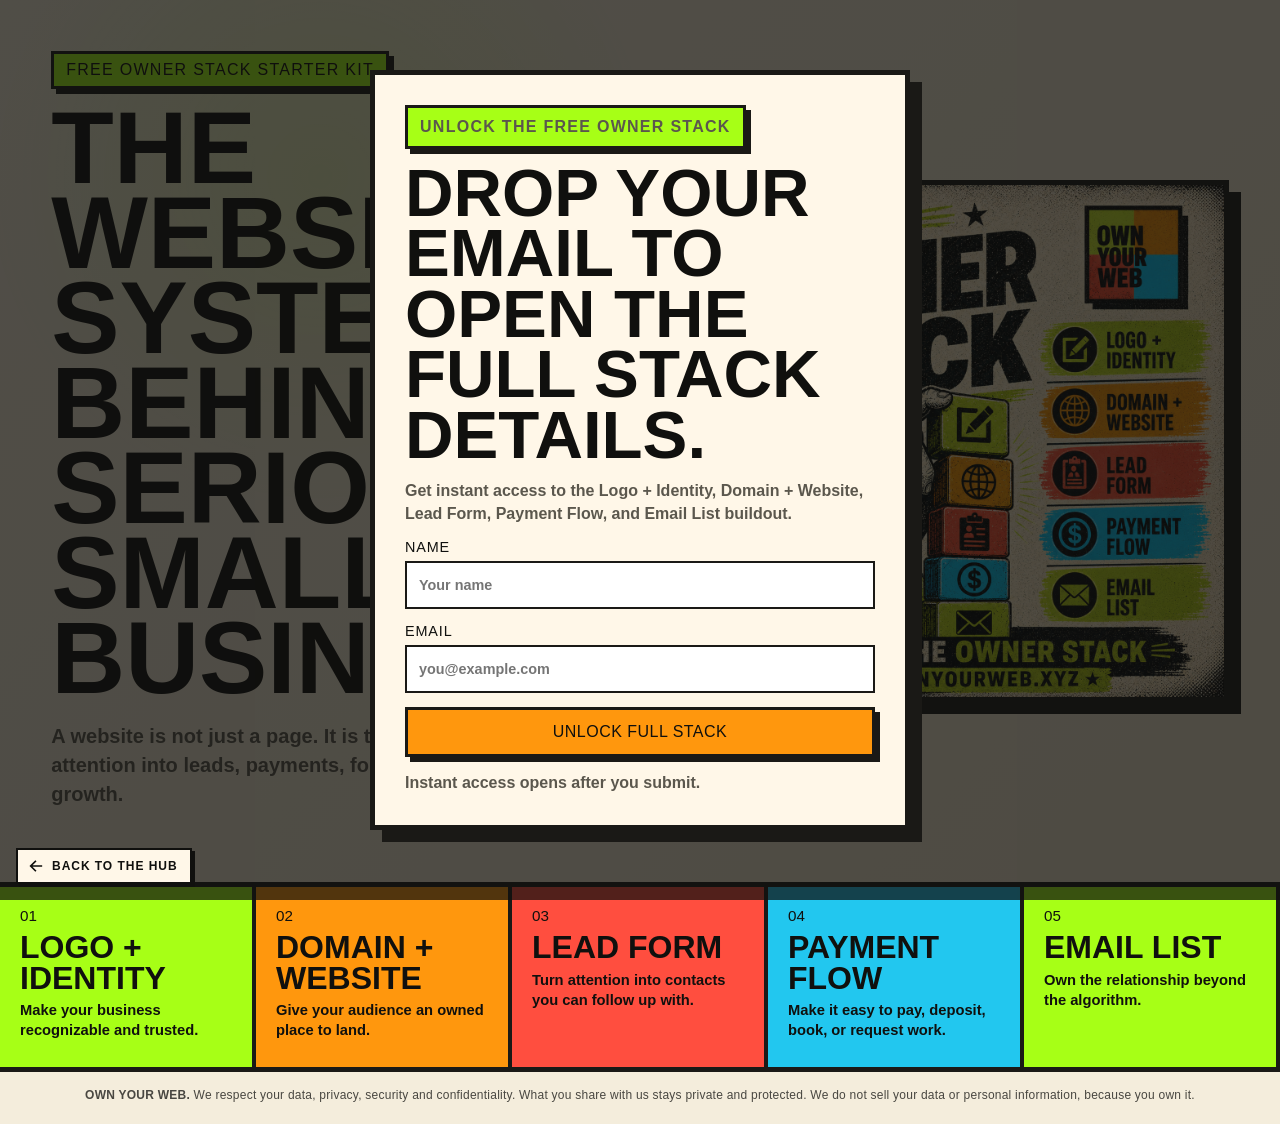
<file: index.html>
<!doctype html>
<html lang="en">
  <head>
    <meta charset="utf-8" />
    <meta name="viewport" content="width=device-width, initial-scale=1" />
    <title>The Owner Stack | OwnYourWeb</title>
    <meta
      name="description"
      content="Unlock The Owner Stack and learn the five pieces every business needs to turn attention into useful infrastructure."
    />
    <link rel="stylesheet" href="./styles.css" />
  </head>
  <body class="is-locked">
    <div id="emailGate" class="email-gate" role="dialog" aria-modal="true" aria-labelledby="gateTitle">
      <form id="leadForm" class="gate-panel" name="owner-stack-access" method="post" data-netlify="true">
        <input type="hidden" name="form-name" value="owner-stack-access" />
        <input type="hidden" name="source" value="Owner Stack Website Gate" />
        <label class="honeypot" aria-hidden="true">
          Website
          <input name="website" tabindex="-1" autocomplete="off" />
        </label>
        <p class="eyebrow">Unlock the free owner stack</p>
        <h2 id="gateTitle">Drop your email to open the full stack details.</h2>
        <p>
          Get instant access to the Logo + Identity, Domain + Website, Lead Form,
          Payment Flow, and Email List buildout.
        </p>
        <label>
          Name
          <input name="name" autocomplete="name" required placeholder="Your name" />
        </label>
        <label>
          Email
          <input name="email" type="email" autocomplete="email" required placeholder="you@example.com" />
        </label>
        <button type="submit">Unlock Full Stack</button>
        <p id="formMessage" class="fine-print" role="status">
          Instant access opens after you submit.
        </p>
      </form>
    </div>

    <main class="page-shell" aria-live="polite">
      <section class="hero">
        <div class="hero-copy">
          <p class="eyebrow">Free Owner Stack Starter Kit</p>
          <h1>The website system behind serious small businesses.</h1>
          <p class="lede">
            A website is not just a page. It is the infrastructure that turns attention into leads,
            payments, follow-up, and repeatable growth.
          </p>
          <div id="unlockBanner" class="unlock-banner" hidden>
            <span>Unlocked</span>
            <p>The full Owner Stack details are open below.</p>
          </div>
        </div>

        <figure class="poster-wrap">
          <img
            src="./assets/owner-stack-cover.png"
            alt="The Owner Stack poster showing logo, domain, lead form, payment flow, and email list blocks."
          />
        </figure>
      </section>

      <section class="stack-strip" aria-label="Owner Stack pieces">
        <article>
          <span>01</span>
          <h2>Logo + Identity</h2>
          <p>Make your business recognizable and trusted.</p>
        </article>
        <article>
          <span>02</span>
          <h2>Domain + Website</h2>
          <p>Give your audience an owned place to land.</p>
        </article>
        <article>
          <span>03</span>
          <h2>Lead Form</h2>
          <p>Turn attention into contacts you can follow up with.</p>
        </article>
        <article>
          <span>04</span>
          <h2>Payment Flow</h2>
          <p>Make it easy to pay, deposit, book, or request work.</p>
        </article>
        <article>
          <span>05</span>
          <h2>Email List</h2>
          <p>Own the relationship beyond the algorithm.</p>
        </article>
      </section>

      <section id="stackDetails" class="stack-details" tabindex="-1">
        <div class="section-head">
          <p class="eyebrow">Full Stack Details</p>
          <h2>Build the five pieces in the right order.</h2>
          <p>
            The goal is simple: stop sending attention into random inboxes and dead links.
            Build a system that captures, sells, and follows up every time.
          </p>
        </div>

        <div class="detail-grid">
          <article class="detail-card accent-lime">
            <span>01</span>
            <h3>Logo + Identity</h3>
            <p class="detail-lede">Your first trust signal.</p>
            <ul>
              <li>Clean logo that reads fast on phone screens.</li>
              <li>Two to four brand colors that stay consistent everywhere.</li>
              <li>Simple type system for flyers, website, invoices, and posts.</li>
            </ul>
            <strong>Build next: one primary logo, one icon mark, one brand sheet.</strong>
          </article>

          <article class="detail-card accent-orange">
            <span>02</span>
            <h3>Domain + Website</h3>
            <p class="detail-lede">Your owned home base.</p>
            <ul>
              <li>Short domain people can remember, say, and type.</li>
              <li>Homepage that says what you do, who it is for, and what to do next.</li>
              <li>Service page or offer block that turns interest into action.</li>
            </ul>
            <strong>Build next: domain, homepage, offer section, contact route.</strong>
          </article>

          <article class="detail-card accent-red">
            <span>03</span>
            <h3>Lead Form</h3>
            <p class="detail-lede">The bridge from viewer to prospect.</p>
            <ul>
              <li>Ask for only what you need: name, email, and one intent question.</li>
              <li>Send every lead into one place so follow-up is never lost.</li>
              <li>Trigger a thank-you message or next-step email immediately.</li>
            </ul>
            <strong>Build next: embedded form, lead storage, confirmation message.</strong>
          </article>

          <article class="detail-card accent-blue">
            <span>04</span>
            <h3>Payment Flow</h3>
            <p class="detail-lede">The path from yes to paid.</p>
            <ul>
              <li>Payment link for deposits, consults, products, or starter offers.</li>
              <li>Clear receipt and onboarding instructions after payment.</li>
              <li>One simple checkout route before building complicated systems.</li>
            </ul>
            <strong>Build next: payment link, checkout page, post-payment email.</strong>
          </article>

          <article class="detail-card accent-lime">
            <span>05</span>
            <h3>Email List</h3>
            <p class="detail-lede">The relationship you own.</p>
            <ul>
              <li>Welcome email that reminds people why they signed up.</li>
              <li>Weekly value email that builds trust before the sale.</li>
              <li>Offer email that moves warm attention into a real next step.</li>
            </ul>
            <strong>Build next: welcome email, tags, first 3-message sequence.</strong>
          </article>
        </div>
      </section>

      <section class="audit-section">
        <div class="section-head">
          <p class="eyebrow">Owner Stack Audit</p>
          <h2>Check what is missing right now.</h2>
        </div>
        <div class="audit-list">
          <label><input type="checkbox" /> My brand looks consistent across website, social, and payments.</label>
          <label><input type="checkbox" /> My domain is easy to remember and points to the right website.</label>
          <label><input type="checkbox" /> My homepage makes the offer clear within five seconds.</label>
          <label><input type="checkbox" /> My lead form captures contacts into one list or CRM.</label>
          <label><input type="checkbox" /> My payment flow can collect money without a manual back-and-forth.</label>
          <label><input type="checkbox" /> My email list has a welcome message and follow-up sequence.</label>
        </div>
      </section>

      <section class="launch-plan">
        <div class="section-head">
          <p class="eyebrow">7-Day Build Path</p>
          <h2>Move from scattered links to owned infrastructure.</h2>
        </div>
        <ol>
          <li><span>Day 1</span> Pick the offer and the one action visitors should take.</li>
          <li><span>Day 2</span> Lock the domain, logo, colors, and simple brand rules.</li>
          <li><span>Day 3</span> Build the homepage with a clear headline, proof, and CTA.</li>
          <li><span>Day 4</span> Add the lead form and connect submissions to your list.</li>
          <li><span>Day 5</span> Add a payment link or checkout route for the starter offer.</li>
          <li><span>Day 6</span> Write the welcome email and first follow-up message.</li>
          <li><span>Day 7</span> Test the whole path from visitor to lead to paid customer.</li>
        </ol>
      </section>

      <section class="cta-band">
        <p class="eyebrow">OwnYourWeb</p>
        <h2>Need the stack built instead of just planned?</h2>
        <p>
          Start with the essentials: identity, domain, website, lead capture, payments,
          and follow-up infrastructure.
        </p>
        <a href="https://ownyourweb.xyz">Start My Owner Stack</a>
      </section>
    </main>

    <script src="./script.js?v=supabase-20260522"></script>
  
<p class="oyw-data-note" style="margin:0;padding:14px 20px 20px;text-align:center;font-size:12px;line-height:1.5;letter-spacing:.02em;opacity:.75;color:inherit;font-family:inherit"><strong>OWN YOUR WEB.</strong> We respect your data, privacy, security and confidentiality. What you share with us stays private and protected. We do not sell your data or personal information, because you own it.</p>
<script src="hub-nav.js" defer data-bg="#FFF7E8" data-ink="#10100E" data-accent="#A7FF16" data-accent-ink="#10100E" data-icon="#10100E" data-font="Arial,Helvetica,sans-serif"></script>
</body>
</html>
</file>
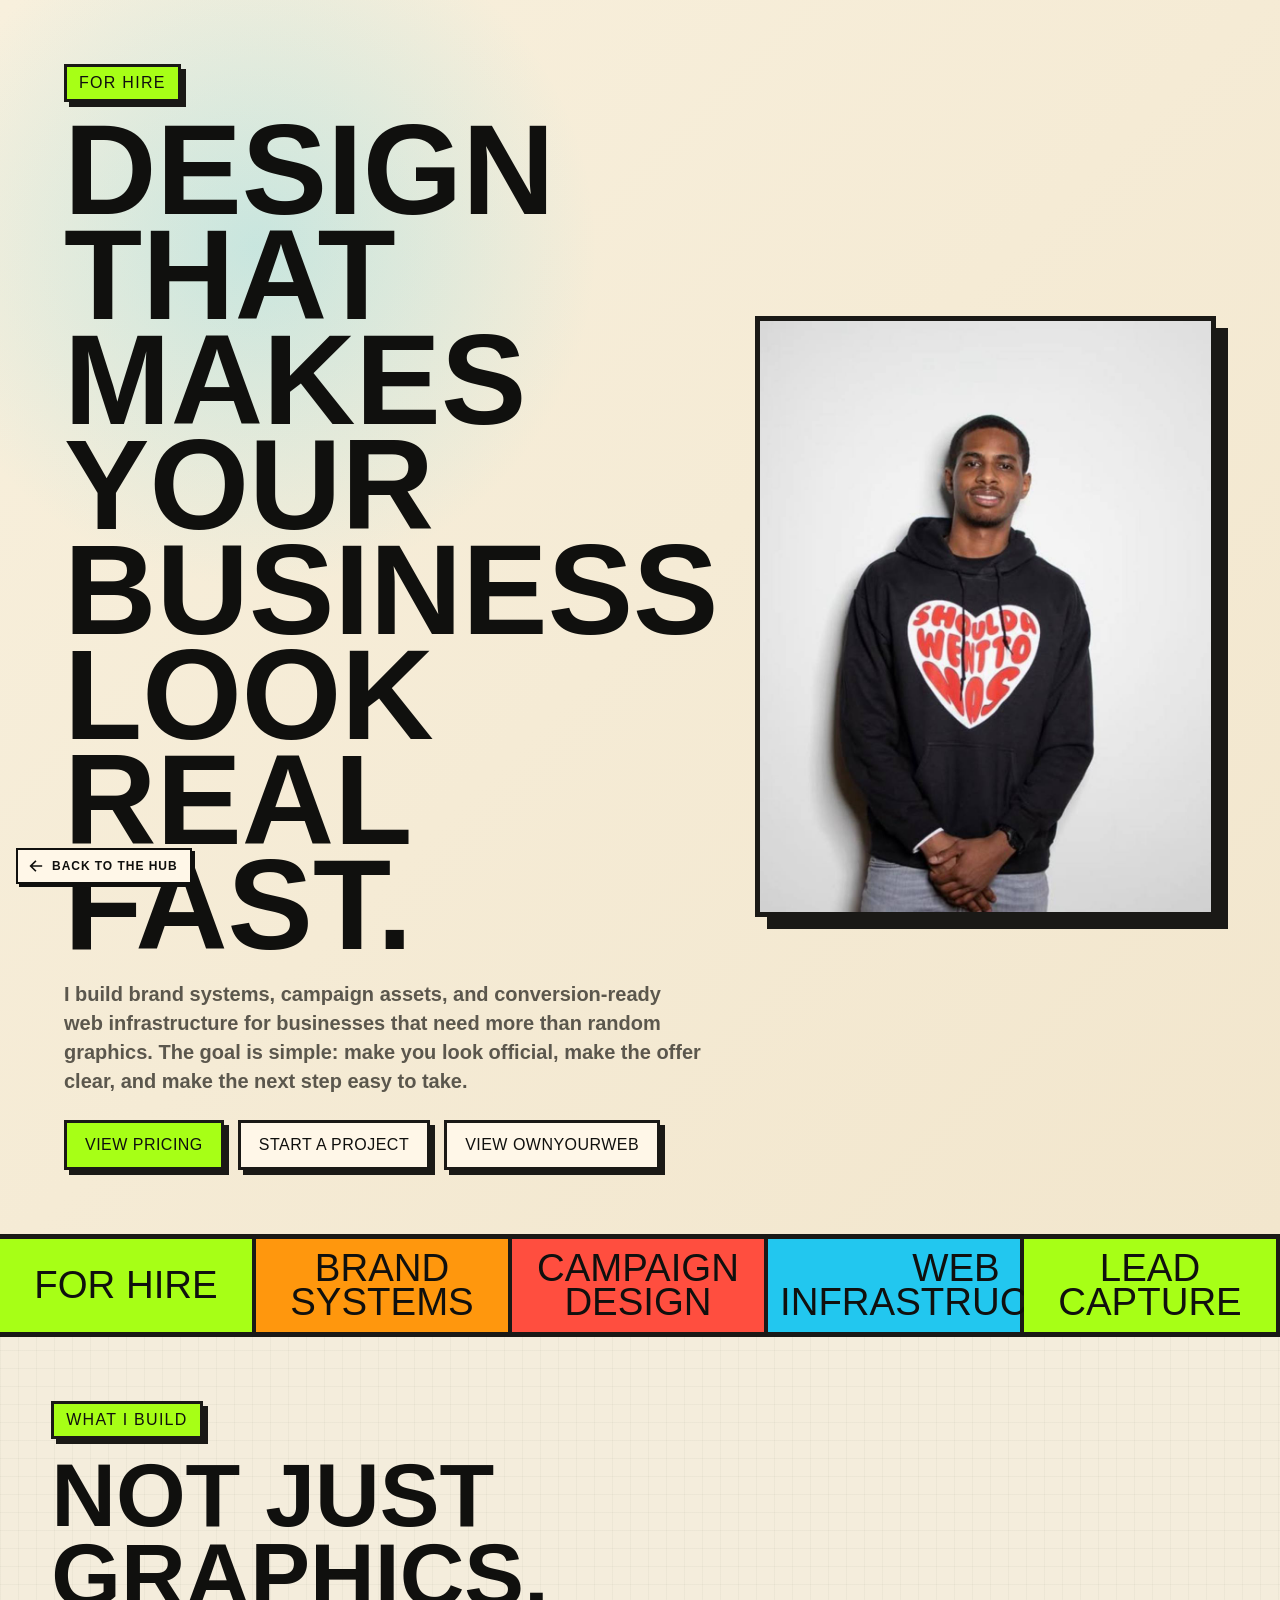
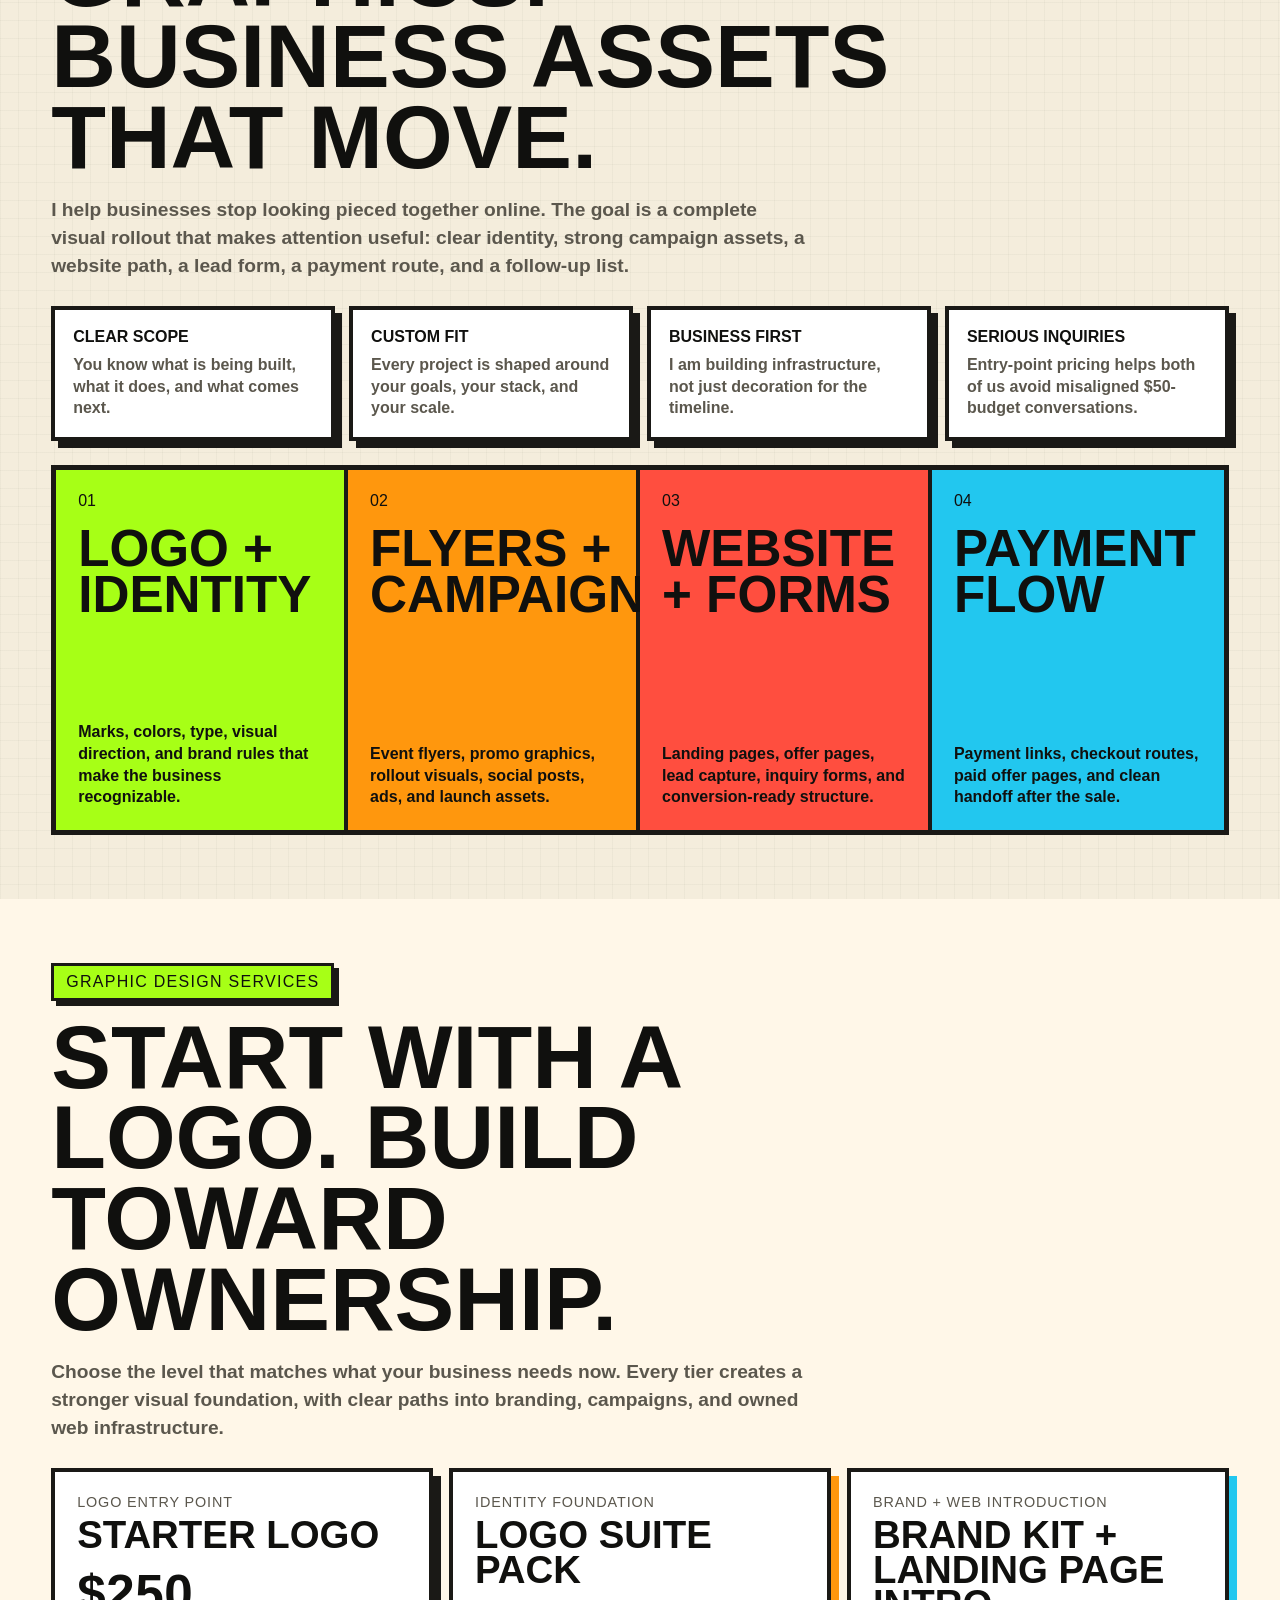
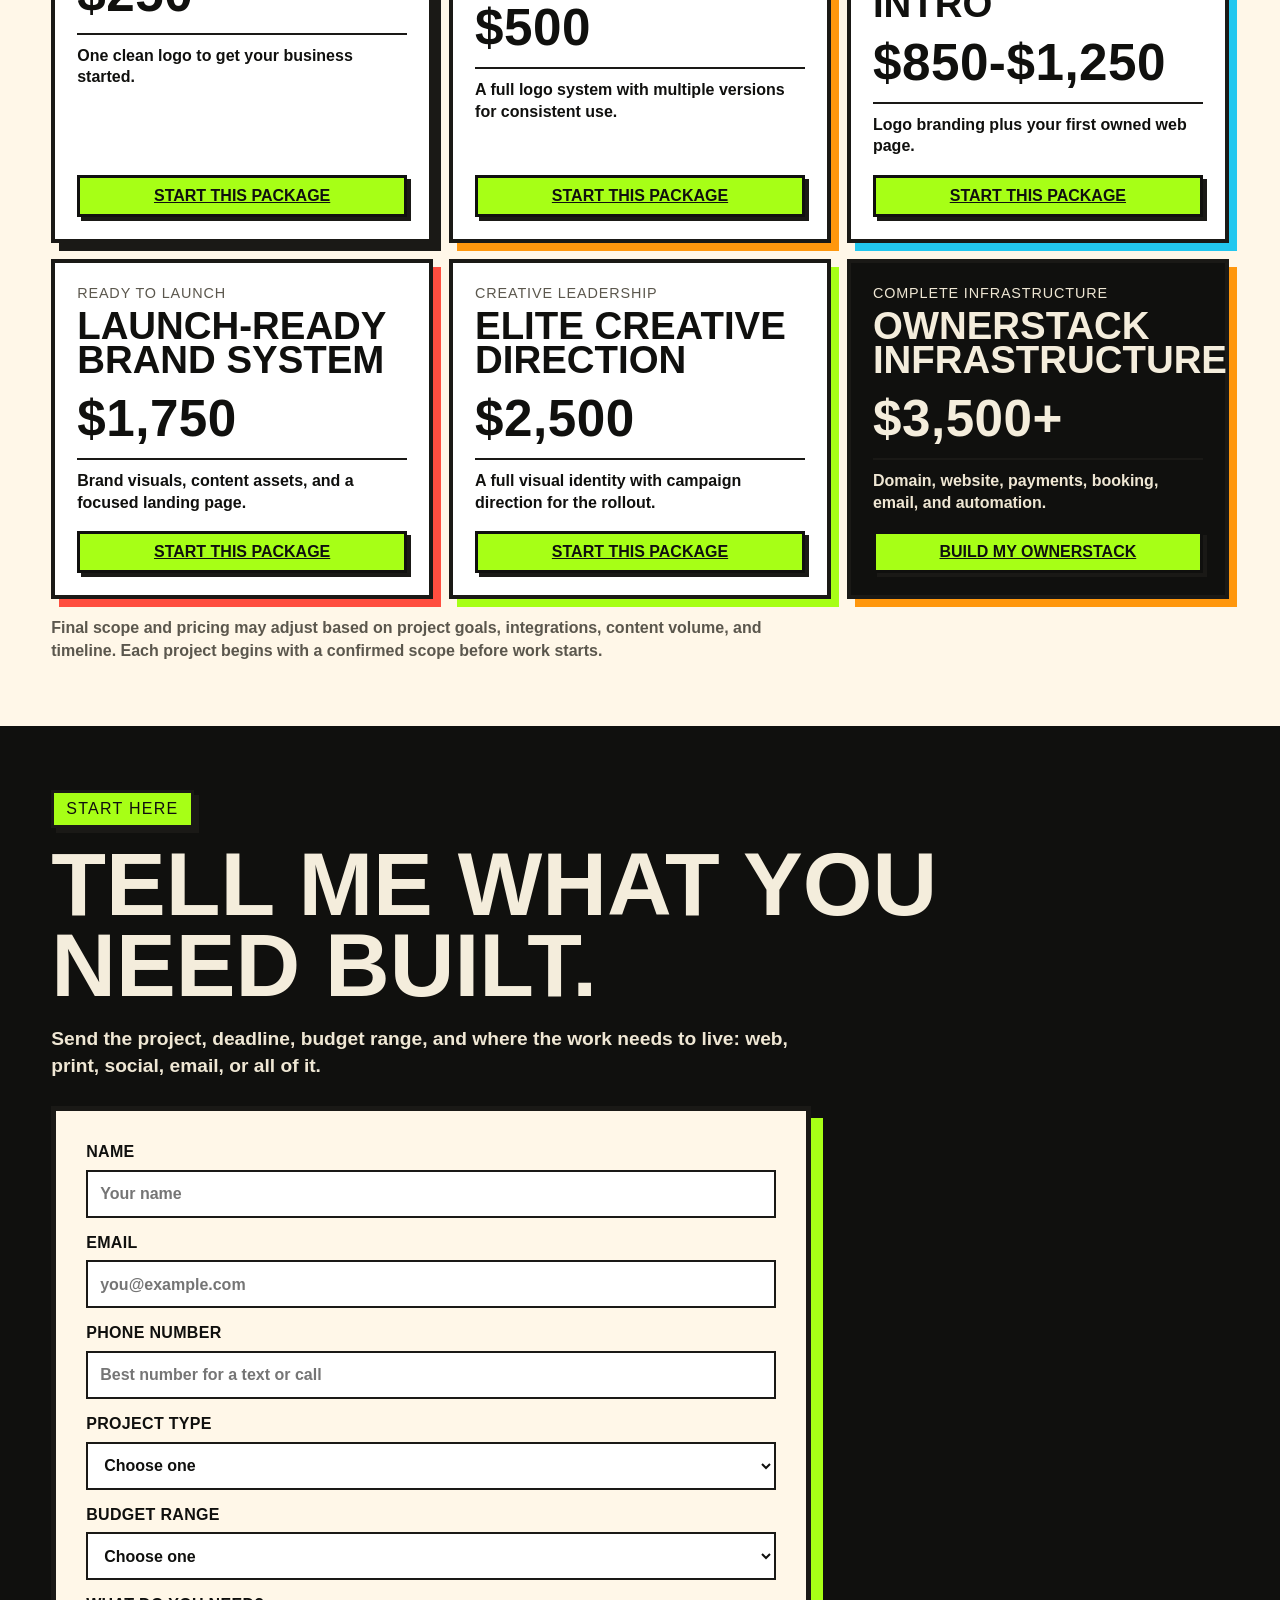
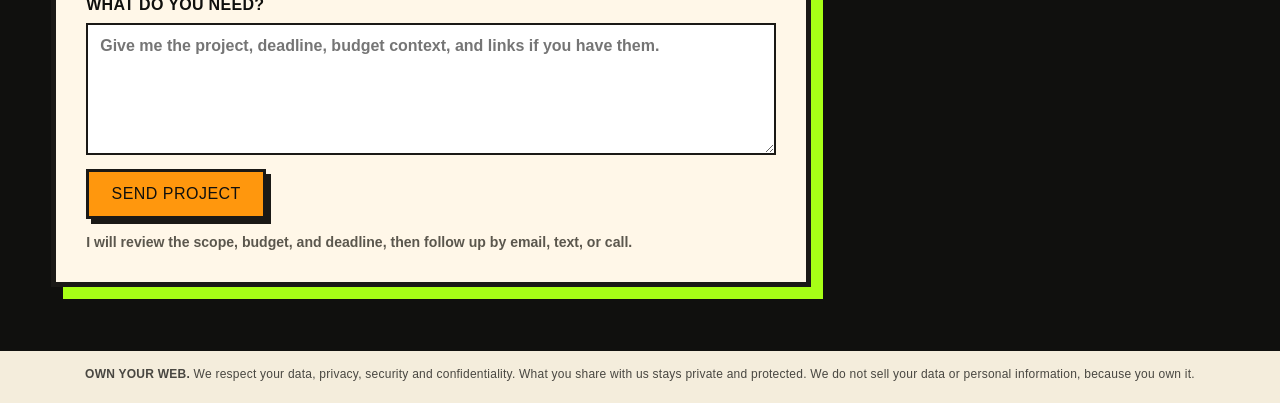
<file: for-hire.html>
<!doctype html>
<html lang="en">
  <head>
    <meta charset="utf-8" />
    <meta name="viewport" content="width=device-width, initial-scale=1" />
    <title>For Hire | OwnYourWeb</title>
    <meta
      name="description"
      content="Hire a designer to build the visual system, campaign assets, and web infrastructure your business needs to look real and collect leads."
    />
    <link rel="stylesheet" href="./styles.css" />
  </head>
  <body class="for-hire-page">
    <main class="for-hire-shell">
      <section class="for-hire-hero">
        <div class="for-hire-copy">
          <p class="eyebrow">For Hire</p>
          <h1>Design that makes your business look real fast.</h1>
          <p class="lede">
            I build brand systems, campaign assets, and conversion-ready web infrastructure for businesses that need more than random graphics. The goal is simple: make you look official, make the offer clear, and make the next step easy to take.
          </p>
          <div class="hire-actions" aria-label="For hire actions">
            <a class="button-link button-lime" href="#pricing">View Pricing</a>
            <a class="button-link button-paper" href="#hireForm">Start a Project</a>
            <a class="button-link button-paper" href="https://ownyourweb.xyz">View OwnYourWeb</a>
          </div>
        </div>

        <figure class="hire-poster">
          <img
            src="./assets/hire-me-avatar.jpg"
            alt="Portrait avatar of Nasirr for the HIRE ME page."
          />
        </figure>
      </section>

      <section class="hire-marquee" aria-label="Designer availability">
        <span>For Hire</span>
        <span>Brand Systems</span>
        <span>Campaign Design</span>
        <span>Web Infrastructure</span>
        <span>Lead Capture</span>
      </section>

      <section class="hire-proof">
        <div class="section-head">
          <p class="eyebrow">What I Build</p>
          <h2>Not just graphics. Business assets that move.</h2>
          <p>
            I help businesses stop looking pieced together online. The goal is a complete
            visual rollout that makes attention useful: clear identity, strong campaign assets,
            a website path, a lead form, a payment route, and a follow-up list.
          </p>
        </div>

        <div class="trust-strip" aria-label="Trust signals">
          <article>
            <strong>Clear Scope</strong>
            <p>You know what is being built, what it does, and what comes next.</p>
          </article>
          <article>
            <strong>Custom Fit</strong>
            <p>Every project is shaped around your goals, your stack, and your scale.</p>
          </article>
          <article>
            <strong>Business First</strong>
            <p>I am building infrastructure, not just decoration for the timeline.</p>
          </article>
          <article>
            <strong>Serious Inquiries</strong>
            <p>Entry-point pricing helps both of us avoid misaligned $50-budget conversations.</p>
          </article>
        </div>

        <div class="hire-grid">
          <article class="hire-card accent-lime">
            <span>01</span>
            <h3>Logo + Identity</h3>
            <p>Marks, colors, type, visual direction, and brand rules that make the business recognizable.</p>
          </article>
          <article class="hire-card accent-orange">
            <span>02</span>
            <h3>Flyers + Campaigns</h3>
            <p>Event flyers, promo graphics, rollout visuals, social posts, ads, and launch assets.</p>
          </article>
          <article class="hire-card accent-red">
            <span>03</span>
            <h3>Website + Forms</h3>
            <p>Landing pages, offer pages, lead capture, inquiry forms, and conversion-ready structure.</p>
          </article>
          <article class="hire-card accent-blue">
            <span>04</span>
            <h3>Payment Flow</h3>
            <p>Payment links, checkout routes, paid offer pages, and clean handoff after the sale.</p>
          </article>
        </div>
      </section>


      <section class="hire-packages" id="pricing">
        <div class="section-head">
          <p class="eyebrow">Graphic Design Services</p>
          <h2>Start with a logo. Build toward ownership.</h2>
          <p>
            Choose the level that matches what your business needs now. Every tier creates a stronger visual foundation, with clear paths into branding, campaigns, and owned web infrastructure.
          </p>
        </div>

        <div class="package-grid package-grid-official">
          <article>
            <span class="package-kicker">Logo Entry Point</span>
            <h3>Starter Logo</h3>
            <strong class="package-price">$250</strong>
            <p class="package-note">One clean logo to get your business started.</p>
            <a class="package-link" href="#hireForm">Start this package</a>
          </article>

          <article>
            <span class="package-kicker">Identity Foundation</span>
            <h3>Logo Suite Pack</h3>
            <strong class="package-price">$500</strong>
            <p class="package-note">A full logo system with multiple versions for consistent use.</p>
            <a class="package-link" href="#hireForm">Start this package</a>
          </article>

          <article>
            <span class="package-kicker">Brand + Web Introduction</span>
            <h3>Brand Kit + Landing Page Intro</h3>
            <strong class="package-price">$850-$1,250</strong>
            <p class="package-note">Logo branding plus your first owned web page.</p>
            <a class="package-link" href="#hireForm">Start this package</a>
          </article>

          <article>
            <span class="package-kicker">Ready to Launch</span>
            <h3>Launch-Ready Brand System</h3>
            <strong class="package-price">$1,750</strong>
            <p class="package-note">Brand visuals, content assets, and a focused landing page.</p>
            <a class="package-link" href="#hireForm">Start this package</a>
          </article>

          <article>
            <span class="package-kicker">Creative Leadership</span>
            <h3>Elite Creative Direction</h3>
            <strong class="package-price">$2,500</strong>
            <p class="package-note">A full visual identity with campaign direction for the rollout.</p>
            <a class="package-link" href="#hireForm">Start this package</a>
          </article>

          <article>
            <span class="package-kicker">Complete Infrastructure</span>
            <h3>OwnerStack Infrastructure</h3>
            <strong class="package-price">$3,500+</strong>
            <p class="package-note">Domain, website, payments, booking, email, and automation.</p>
            <a class="package-link" href="#hireForm">Build my OwnerStack</a>
          </article>
        </div>
        <p class="packages-disclaimer">Final scope and pricing may adjust based on project goals, integrations, content volume, and timeline. Each project begins with a confirmed scope before work starts.</p>
      </section>

      <section class="hire-form-section" id="hireForm">
        <div class="section-head">
          <p class="eyebrow">Start Here</p>
          <h2>Tell me what you need built.</h2>
          <p>Send the project, deadline, budget range, and where the work needs to live: web, print, social, email, or all of it.</p>
        </div>

        <form id="forHireForm" class="hire-form" method="post">
          <input type="hidden" name="source" value="For Hire Landing Page" />
          <label class="honeypot" aria-hidden="true">
            Website
            <input name="website" tabindex="-1" autocomplete="off" />
          </label>
          <label>
            Name
            <input name="name" autocomplete="name" required placeholder="Your name" />
          </label>
          <label>
            Email
            <input name="email" type="email" autocomplete="email" required placeholder="you@example.com" />
          </label>
          <label>
            Phone Number
            <input name="phone" type="tel" autocomplete="tel" inputmode="tel" required placeholder="Best number for a text or call" />
          </label>
          <label>
            Project Type
            <select name="projectType" required>
              <option value="">Choose one</option>
              <option>Starter Logo - $250</option>
              <option>Logo Suite Pack - $500</option>
              <option>Brand Kit + Landing Page Intro - $850-$1,250</option>
              <option>Launch-Ready Brand System - $1,750</option>
              <option>Elite Creative Direction - $2,500</option>
              <option>OwnerStack Infrastructure - $3,500+</option>
              <option>Custom Graphic Design Project</option>
            </select>
          </label>
          <label>
            Budget Range
            <select name="budgetRange" required>
              <option value="">Choose one</option>
              <option>$250-$499</option>
              <option>$500-$849</option>
              <option>$850-$1,249</option>
              <option>$1,250-$1,749</option>
              <option>$1,750-$2,499</option>
              <option>$2,500-$3,499</option>
              <option>$3,500+</option>
            </select>
          </label>
          <label>
            What do you need?
            <textarea name="projectDetails" rows="5" required placeholder="Give me the project, deadline, budget context, and links if you have them."></textarea>
          </label>
          <button type="submit">Send Project</button>
          <p id="forHireMessage" class="fine-print" role="status">I will review the scope, budget, and deadline, then follow up by email, text, or call.</p>
        </form>
      </section>
    </main>

    <script src="./for-hire.js?v=20260522"></script>
  
<p class="oyw-data-note" style="margin:0;padding:14px 20px 20px;text-align:center;font-size:12px;line-height:1.5;letter-spacing:.02em;opacity:.75;color:inherit;font-family:inherit"><strong>OWN YOUR WEB.</strong> We respect your data, privacy, security and confidentiality. What you share with us stays private and protected. We do not sell your data or personal information, because you own it.</p>
<script src="hub-nav.js" defer data-bg="#FFF7E8" data-ink="#10100E" data-accent="#A7FF16" data-accent-ink="#10100E" data-icon="#10100E" data-font="Arial,Helvetica,sans-serif"></script>
</body>
</html>
</file>
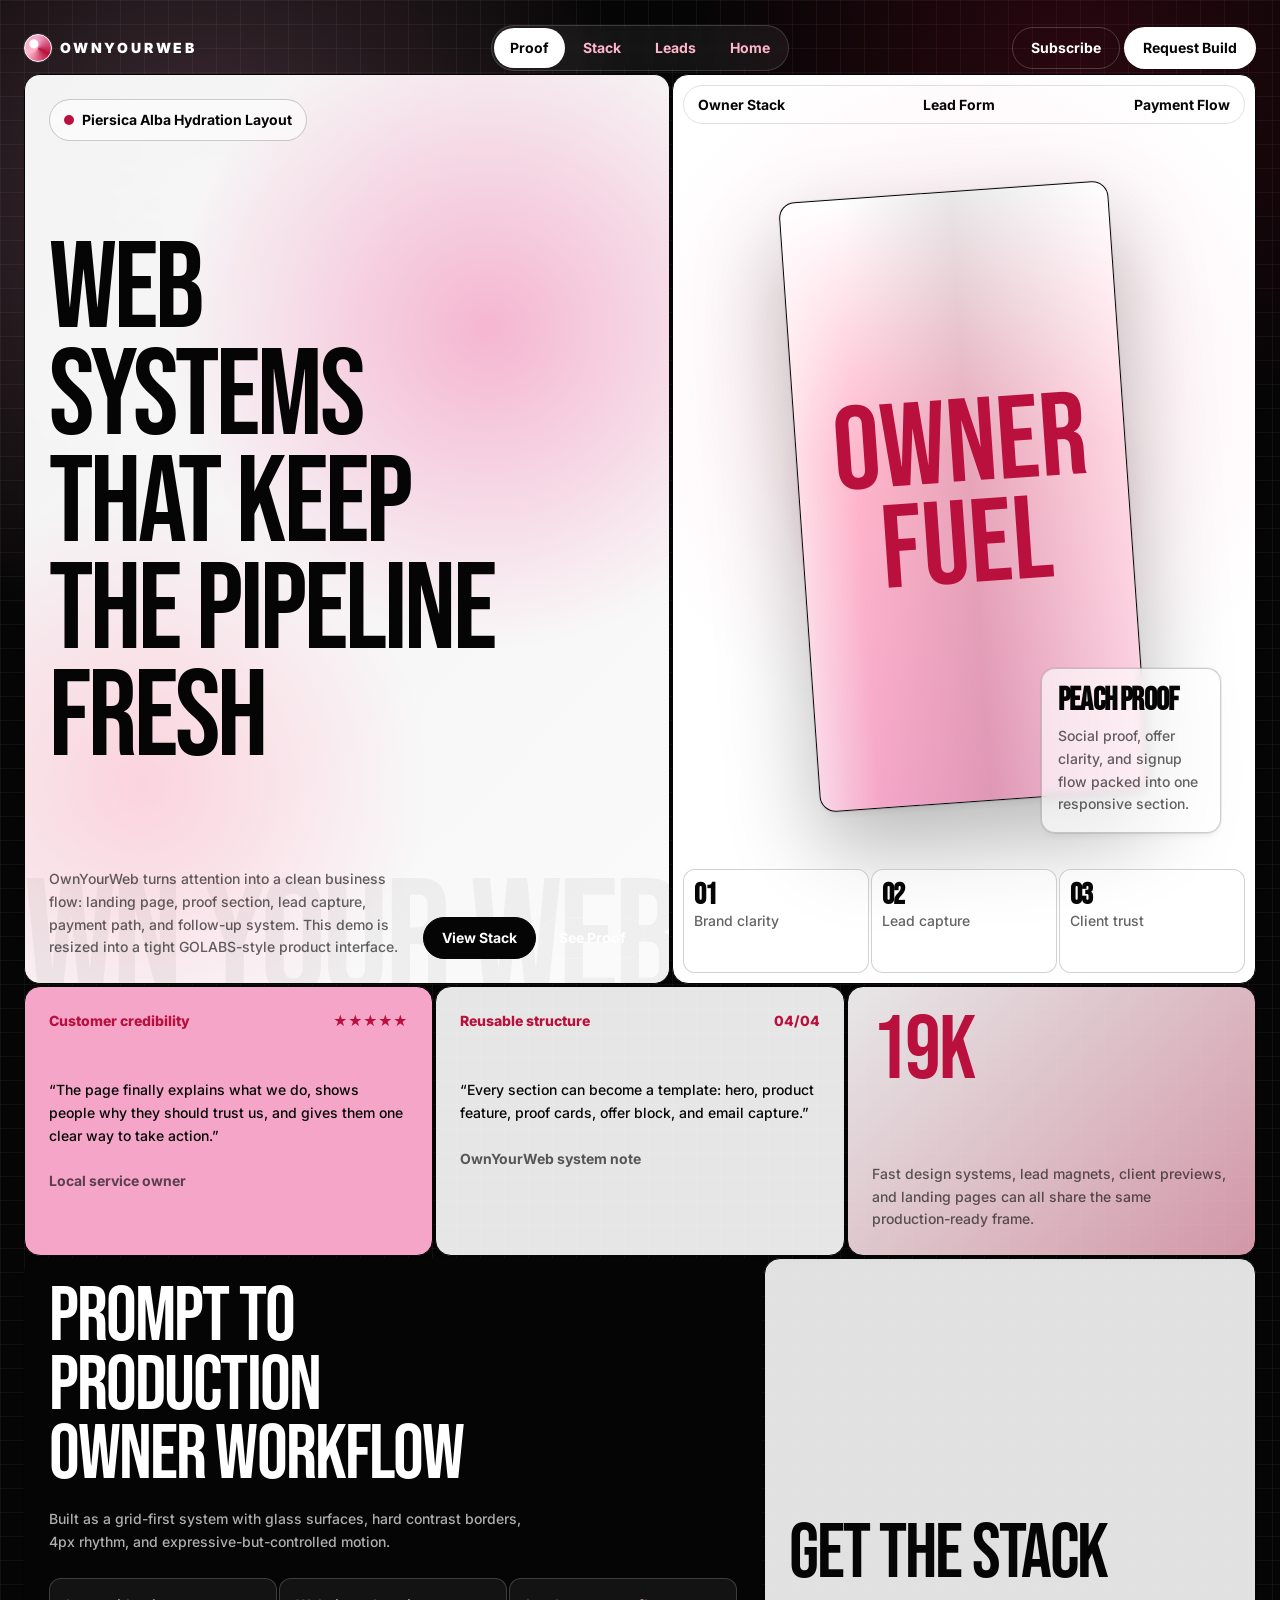
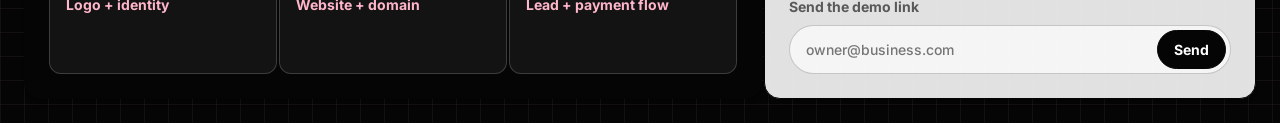
<file: ownyourweb-neuform-demo.html>
<!doctype html>
<html lang="en">
<head>
  <meta charset="utf-8">
  <meta name="viewport" content="width=device-width, initial-scale=1">
  <title>OwnYourWeb - GOLABS Style Demo</title>
  <meta name="description" content="OwnYourWeb demo resized into a GOLABS-inspired testimonial and product interface system.">
  <link rel="preconnect" href="https://fonts.googleapis.com">
  <link rel="preconnect" href="https://fonts.gstatic.com" crossorigin>
  <link href="https://fonts.googleapis.com/css2?family=Bebas+Neue&family=Inter:wght@500;600;700;800;900&display=swap" rel="stylesheet">
  <style>
    :root {
      --primary: #f5a6c8;
      --secondary: #b9103d;
      --tertiary: #ffb6cb;
      --neutral: #050505;
      --surface: #ffffff;
      --ink: #050505;
      --line: #050505;
      --muted: rgba(5, 5, 5, .62);
      --soft: rgba(255, 182, 203, .28);
      --radius-sm: 6px;
      --radius-md: 12px;
      --radius-lg: 16px;
      --radius-full: 9999px;
      --shadow-a: rgba(0, 0, 0, .1) 0 2px 3px -1px, rgba(25, 28, 33, .08) 0 0 0 1px;
      --shadow-b: rgba(0, 0, 0, .06) 0 0 0 1px, rgba(0, 0, 0, .06) 0 1px 1px -.5px, rgba(0, 0, 0, .06) 0 6px 6px -3px;
      --unit: 4px;
    }

    * {
      box-sizing: border-box;
    }

    html {
      background: var(--neutral);
      color: var(--surface);
      font-family: Inter, system-ui, sans-serif;
      scroll-behavior: smooth;
    }

    body {
      min-height: 100vh;
      margin: 0;
      background:
        radial-gradient(circle at 16% 12%, rgba(245, 166, 200, .26), transparent 28rem),
        radial-gradient(circle at 84% 4%, rgba(185, 16, 61, .2), transparent 24rem),
        linear-gradient(rgba(255, 182, 203, .06) 1px, transparent 1px),
        linear-gradient(90deg, rgba(255, 182, 203, .06) 1px, transparent 1px),
        var(--neutral);
      background-size: auto, auto, 24px 24px, 24px 24px, auto;
      overflow-x: hidden;
    }

    a {
      color: inherit;
      text-decoration: none;
    }

    button,
    input {
      font: inherit;
    }

    .page {
      width: min(100%, 1440px);
      margin: 0 auto;
      padding: 24px;
    }

    .topbar {
      display: grid;
      grid-template-columns: 1fr auto 1fr;
      align-items: center;
      gap: 8px;
      min-height: 48px;
      margin-bottom: 2px;
      color: var(--tertiary);
      font-size: 14px;
      font-weight: 700;
      line-height: 20px;
    }

    .brand {
      justify-self: start;
      display: inline-flex;
      align-items: center;
      gap: 8px;
      color: var(--surface);
      text-transform: uppercase;
      letter-spacing: .2em;
      font-weight: 900;
    }

    .brand-mark {
      width: 28px;
      height: 28px;
      border: 1.33px solid var(--surface);
      border-radius: 9999px;
      background:
        radial-gradient(circle at 34% 34%, var(--surface) 0 4px, transparent 5px),
        conic-gradient(var(--primary), var(--secondary), var(--tertiary), var(--primary));
      box-shadow: 0 0 0 1px rgba(255, 255, 255, .08);
    }

    .nav {
      display: flex;
      justify-content: center;
      gap: 2px;
      padding: 2px;
      border: 1px solid rgba(255, 255, 255, .16);
      border-radius: 9999px;
      background: rgba(255, 255, 255, .06);
      backdrop-filter: blur(4px);
    }

    .nav a {
      padding: 10px 16px;
      border-radius: 9999px;
      color: var(--tertiary);
      transition: color 150ms ease, background 150ms ease;
    }

    .nav a:first-child,
    .nav a:hover {
      background: var(--surface);
      color: var(--ink);
    }

    .top-actions {
      justify-self: end;
      display: flex;
      gap: 4px;
    }

    .btn {
      display: inline-flex;
      align-items: center;
      justify-content: center;
      min-height: 42px;
      padding: 10px 18px;
      border-radius: 9999px;
      border: 1px solid rgba(255, 255, 255, .2);
      color: var(--surface);
      font-size: 14px;
      font-weight: 700;
      line-height: 20px;
      transition: opacity 150ms ease, color 150ms ease, transform 300ms cubic-bezier(.4, 0, .2, 1);
    }

    .btn.dark {
      border-color: var(--neutral);
      background: var(--neutral);
      color: var(--surface);
    }

    .btn.light {
      background: var(--surface);
      color: var(--ink);
    }

    .btn:hover {
      transform: translateY(-1px);
      opacity: .86;
    }

    .grid {
      display: grid;
      grid-template-columns: 1.05fr .95fr;
      gap: 2px;
    }

    .panel {
      position: relative;
      overflow: hidden;
      border: 1.33px solid var(--line);
      border-radius: 16px;
      background: rgba(255, 255, 255, .92);
      color: var(--ink);
      box-shadow: var(--shadow-a);
      isolation: isolate;
    }

    .panel.glass {
      background: rgba(255, 255, 255, .82);
      backdrop-filter: blur(4px);
    }

    .hero {
      min-height: calc(100vh - 98px);
      display: grid;
      grid-template-rows: auto 1fr auto;
      padding: 24px;
    }

    .hero::before {
      content: "";
      position: absolute;
      inset: 0;
      background:
        radial-gradient(circle at 72% 28%, rgba(245, 166, 200, .8), transparent 20rem),
        radial-gradient(circle at 18% 78%, rgba(255, 182, 203, .55), transparent 18rem),
        linear-gradient(135deg, rgba(255, 255, 255, .72), rgba(255, 255, 255, .9));
      z-index: -2;
    }

    .hero::after {
      content: "OWN YOUR WEB";
      position: absolute;
      right: -8px;
      bottom: -28px;
      color: rgba(5, 5, 5, .045);
      font-family: "Bebas Neue", sans-serif;
      font-size: clamp(92px, 13vw, 188px);
      line-height: .8;
      letter-spacing: -.025em;
      white-space: nowrap;
      z-index: -1;
    }

    .kicker {
      display: inline-flex;
      align-items: center;
      gap: 8px;
      width: max-content;
      padding: 10px 14px;
      border: 1px solid rgba(5, 5, 5, .2);
      border-radius: 9999px;
      background: rgba(255, 255, 255, .54);
      font-size: 14px;
      font-weight: 700;
      line-height: 20px;
    }

    .kicker::before {
      content: "";
      width: 10px;
      height: 10px;
      border-radius: 9999px;
      background: var(--secondary);
    }

    h1,
    h2,
    .stat-value {
      margin: 0;
      font-family: "Bebas Neue", Impact, sans-serif;
      font-weight: 400;
      letter-spacing: -.025em;
      text-transform: uppercase;
    }

    h1 {
      max-width: 9.8ch;
      margin-top: 96px;
      font-size: clamp(60px, 9.5vw, 156px);
      line-height: .88;
    }

    .hero-copy {
      align-self: end;
      display: grid;
      grid-template-columns: minmax(260px, 460px) auto;
      align-items: end;
      gap: 24px;
      margin-top: 96px;
    }

    .hero-copy p {
      margin: 0;
      color: var(--muted);
      font-size: 14px;
      font-weight: 500;
      line-height: 22.75px;
    }

    .button-row {
      display: flex;
      justify-content: flex-end;
      gap: 4px;
    }

    .product-panel {
      min-height: calc(100vh - 98px);
      display: grid;
      grid-template-rows: auto 1fr auto;
      gap: 8px;
      padding: 10px;
      background:
        radial-gradient(circle at 50% 35%, rgba(255, 182, 203, .32), transparent 22rem),
        var(--surface);
    }

    .product-nav {
      display: flex;
      justify-content: space-between;
      align-items: center;
      gap: 8px;
      padding: 10px 14px;
      border: 1px solid rgba(5, 5, 5, .12);
      border-radius: 9999px;
      color: var(--ink);
      font-size: 14px;
      font-weight: 700;
    }

    .can-wrap {
      position: relative;
      min-height: 500px;
      display: grid;
      place-items: center;
    }

    .halo {
      position: absolute;
      width: min(72%, 430px);
      aspect-ratio: 1;
      border-radius: 9999px;
      background: radial-gradient(circle, var(--primary), transparent 64%);
      filter: blur(2px);
      opacity: .9;
    }

    .can {
      position: relative;
      width: min(64%, 330px);
      aspect-ratio: 1 / 1.85;
      border: 1.33px solid var(--line);
      border-radius: 16px;
      background:
        linear-gradient(90deg, rgba(255,255,255,.55), transparent 18%, rgba(0,0,0,.09) 52%, rgba(255,255,255,.45)),
        linear-gradient(180deg, var(--surface), var(--tertiary) 42%, var(--primary));
      box-shadow: var(--shadow-b), 0 42px 90px rgba(5, 5, 5, .28);
      transform: rotate(-4deg);
      display: grid;
      place-items: center;
      animation: canFloat 700ms ease alternate infinite;
    }

    .can span {
      display: block;
      color: var(--secondary);
      font-family: "Bebas Neue", sans-serif;
      font-size: clamp(64px, 10vw, 118px);
      line-height: .86;
      text-align: center;
      text-transform: uppercase;
    }

    .flavor {
      position: absolute;
      right: 24px;
      bottom: 28px;
      max-width: 180px;
      padding: 16px;
      border: 1px solid rgba(5,5,5,.2);
      border-radius: 14px;
      background: rgba(255,255,255,.65);
      backdrop-filter: blur(4px);
      box-shadow: var(--shadow-b);
    }

    .flavor strong {
      display: block;
      margin-bottom: 8px;
      font-family: "Bebas Neue", sans-serif;
      font-size: 32px;
      line-height: 1;
      letter-spacing: -.025em;
      text-transform: uppercase;
    }

    .flavor p {
      margin: 0;
      color: var(--muted);
      font-size: 14px;
      font-weight: 500;
      line-height: 22.75px;
    }

    .thumbs {
      display: grid;
      grid-template-columns: repeat(3, 1fr);
      gap: 2px;
    }

    .thumb {
      min-height: 104px;
      padding: 10px;
      border: 1px solid rgba(5,5,5,.18);
      border-radius: 12px;
      background: rgba(255,255,255,.54);
      backdrop-filter: blur(2px);
    }

    .thumb strong {
      display: block;
      font-family: "Bebas Neue", sans-serif;
      font-size: 30px;
      line-height: 1;
      letter-spacing: -.025em;
      text-transform: uppercase;
    }

    .thumb span {
      color: var(--muted);
      font-size: 14px;
      font-weight: 500;
      line-height: 20px;
    }

    .social-proof {
      display: grid;
      grid-template-columns: 1fr 1fr 1fr;
      gap: 2px;
      margin-top: 2px;
    }

    .quote-card,
    .stat-card {
      min-height: 270px;
      padding: 24px;
      border: 1.33px solid var(--line);
      border-radius: 16px;
      background: rgba(255, 255, 255, .9);
      color: var(--ink);
      box-shadow: var(--shadow-b);
    }

    .quote-card.featured {
      background: var(--primary);
    }

    .quote-top {
      display: flex;
      justify-content: space-between;
      gap: 12px;
      margin-bottom: 48px;
      color: var(--secondary);
      font-size: 14px;
      font-weight: 800;
      line-height: 20px;
    }

    blockquote {
      margin: 0;
      color: var(--ink);
      font-size: 14px;
      font-weight: 500;
      line-height: 22.75px;
    }

    .quote-name {
      margin-top: 24px;
      color: rgba(5,5,5,.64);
      font-size: 14px;
      font-weight: 700;
      line-height: 20px;
    }

    .stat-card {
      display: grid;
      align-content: space-between;
      background:
        linear-gradient(135deg, rgba(255,255,255,.9), rgba(255,182,203,.82));
    }

    .stat-value {
      color: var(--secondary);
      font-size: clamp(60px, 7vw, 118px);
      line-height: .9;
    }

    .stat-card p {
      margin: 0;
      color: var(--muted);
      font-size: 14px;
      font-weight: 500;
      line-height: 22.75px;
    }

    .bottom-strip {
      display: grid;
      grid-template-columns: 1.2fr .8fr;
      gap: 2px;
      margin-top: 2px;
    }

    .strip-panel {
      min-height: 220px;
      padding: 24px;
      border: 1.33px solid var(--line);
      border-radius: 16px;
      background: rgba(255,255,255,.88);
      color: var(--ink);
      box-shadow: var(--shadow-b);
    }

    .strip-panel.dark {
      background: var(--neutral);
      color: var(--surface);
    }

    .strip-panel h2 {
      max-width: 14ch;
      font-size: clamp(48px, 6vw, 92px);
      line-height: .9;
    }

    .strip-panel p {
      max-width: 54ch;
      margin: 18px 0 0;
      color: rgba(255,255,255,.68);
      font-size: 14px;
      font-weight: 500;
      line-height: 22.75px;
    }

    .steps {
      display: grid;
      grid-template-columns: repeat(3, 1fr);
      gap: 2px;
      margin-top: 24px;
    }

    .step {
      min-height: 96px;
      padding: 16px;
      border: 1px solid rgba(255,255,255,.18);
      border-radius: 12px;
      background: rgba(255,255,255,.06);
      color: var(--tertiary);
      font-size: 14px;
      font-weight: 700;
      line-height: 20px;
    }

    .email-box {
      display: grid;
      align-content: end;
      gap: 8px;
    }

    .email-box label {
      color: var(--muted);
      font-size: 14px;
      font-weight: 700;
      line-height: 20px;
    }

    .email-row {
      display: flex;
      gap: 4px;
      padding: 4px;
      border: 1px solid rgba(5,5,5,.2);
      border-radius: 9999px;
      background: rgba(255,255,255,.68);
    }

    .email-row input {
      flex: 1;
      min-width: 0;
      border: 0;
      outline: 0;
      padding: 0 12px;
      background: transparent;
      color: var(--ink);
      font-size: 14px;
      font-weight: 500;
    }

    .email-row button {
      border: 1px solid var(--neutral);
      border-radius: 9999px;
      background: var(--neutral);
      color: var(--surface);
      padding: 10px 16px;
      cursor: pointer;
      font-size: 14px;
      font-weight: 700;
    }

    @keyframes canFloat {
      from { transform: rotate(-4deg) translateY(0); }
      to { transform: rotate(-3deg) translateY(-8px); }
    }

    @media (max-width: 980px) {
      .page {
        padding: 12px;
      }

      .topbar,
      .grid,
      .social-proof,
      .bottom-strip {
        grid-template-columns: 1fr;
      }

      .topbar {
        justify-items: stretch;
      }

      .brand,
      .top-actions {
        justify-self: stretch;
      }

      .top-actions {
        justify-content: stretch;
      }

      .top-actions .btn {
        flex: 1;
      }

      .nav {
        order: 3;
        overflow-x: auto;
        justify-content: flex-start;
      }

      .hero,
      .product-panel {
        min-height: auto;
      }

      h1 {
        margin-top: 96px;
      }

      .hero-copy {
        grid-template-columns: 1fr;
      }

      .button-row {
        justify-content: flex-start;
      }
    }

    @media (max-width: 560px) {
      .page {
        padding: 8px;
      }

      .hero,
      .product-panel,
      .quote-card,
      .stat-card,
      .strip-panel {
        padding: 16px;
        border-radius: 12px;
      }

      .product-panel {
        padding: 10px;
      }

      h1 {
        font-size: 64px;
        line-height: .9;
      }

      .hero-copy {
        margin-top: 48px;
      }

      .can-wrap {
        min-height: 430px;
      }

      .can {
        width: min(72%, 260px);
      }

      .flavor {
        position: relative;
        right: auto;
        bottom: auto;
        max-width: none;
        margin-top: -40px;
      }

      .thumbs,
      .steps {
        grid-template-columns: 1fr;
      }

      .email-row {
        flex-direction: column;
        border-radius: 16px;
      }

      .email-row input {
        min-height: 42px;
      }
    }
  </style>
</head>
<body>
  <main class="page">
    <header class="topbar">
      <a class="brand" href="https://ownyourweb.xyz/">
        <span class="brand-mark" aria-hidden="true"></span>
        OwnYourWeb
      </a>
      <nav class="nav" aria-label="Demo navigation">
        <a href="#proof">Proof</a>
        <a href="#stack">Stack</a>
        <a href="#lead">Leads</a>
        <a href="https://ownyourweb.xyz/">Home</a>
      </nav>
      <div class="top-actions">
        <a class="btn" href="#lead">Subscribe</a>
        <a class="btn light" href="https://ownyourweb.xyz/">Request Build</a>
      </div>
    </header>

    <section class="grid" aria-label="OwnYourWeb hero">
      <article class="panel glass hero">
        <span class="kicker">Piersica Alba Hydration Layout</span>
        <h1>Web systems that keep the pipeline fresh</h1>
        <div class="hero-copy">
          <p>OwnYourWeb turns attention into a clean business flow: landing page, proof section, lead capture, payment path, and follow-up system. This demo is resized into a tight GOLABS-style product interface.</p>
          <div class="button-row">
            <a class="btn dark" href="#stack">View Stack</a>
            <a class="btn" href="#proof">See Proof</a>
          </div>
        </div>
      </article>

      <article class="panel product-panel" aria-label="Product visual">
        <div class="product-nav">
          <span>Owner Stack</span>
          <span>Lead Form</span>
          <span>Payment Flow</span>
        </div>
        <div class="can-wrap">
          <div class="halo" aria-hidden="true"></div>
          <div class="can" aria-hidden="true">
            <span>Owner<br>Fuel</span>
          </div>
          <div class="flavor">
            <strong>Peach proof</strong>
            <p>Social proof, offer clarity, and signup flow packed into one responsive section.</p>
          </div>
        </div>
        <div class="thumbs">
          <div class="thumb"><strong>01</strong><span>Brand clarity</span></div>
          <div class="thumb"><strong>02</strong><span>Lead capture</span></div>
          <div class="thumb"><strong>03</strong><span>Client trust</span></div>
        </div>
      </article>
    </section>

    <section id="proof" class="social-proof" aria-label="Social proof">
      <article class="quote-card featured">
        <div class="quote-top"><span>Customer credibility</span><span>★★★★★</span></div>
        <blockquote>“The page finally explains what we do, shows people why they should trust us, and gives them one clear way to take action.”</blockquote>
        <div class="quote-name">Local service owner</div>
      </article>
      <article class="quote-card">
        <div class="quote-top"><span>Reusable structure</span><span>04/04</span></div>
        <blockquote>“Every section can become a template: hero, product feature, proof cards, offer block, and email capture.”</blockquote>
        <div class="quote-name">OwnYourWeb system note</div>
      </article>
      <article class="stat-card">
        <div class="stat-value">19K</div>
        <p>Fast design systems, lead magnets, client previews, and landing pages can all share the same production-ready frame.</p>
      </article>
    </section>

    <section id="stack" class="bottom-strip" aria-label="Owner Stack breakdown">
      <article class="strip-panel dark">
        <h2>Prompt to production owner workflow</h2>
        <p>Built as a grid-first system with glass surfaces, hard contrast borders, 4px rhythm, and expressive-but-controlled motion.</p>
        <div class="steps">
          <div class="step">Logo + identity</div>
          <div class="step">Website + domain</div>
          <div class="step">Lead + payment flow</div>
        </div>
      </article>
      <article id="lead" class="strip-panel email-box">
        <h2>Get the stack</h2>
        <label for="email">Send the demo link</label>
        <div class="email-row">
          <input id="email" type="email" placeholder="owner@business.com">
          <button type="button">Send</button>
        </div>
      </article>
    </section>
  </main>
</body>
</html>
</file>
<file: styles.css>
:root {
  --ink: #10100e;
  --muted: #5b574d;
  --paper: #f4eddc;
  --paper-strong: #fff7e8;
  --lime: #a7ff16;
  --orange: #ff970d;
  --red: #ff4e3f;
  --blue: #22c7ef;
  --line: #1a1916;
}

* {
  box-sizing: border-box;
}

html {
  scroll-behavior: smooth;
}

body {
  margin: 0;
  background: var(--paper);
  color: var(--ink);
  font-family: Impact, Haettenschweiler, "Arial Narrow Bold", sans-serif;
}

body.is-locked {
  overflow: hidden;
}

button,
input,
select,
textarea {
  font: inherit;
}

button,
.cta-band a,
.button-link {
  min-height: 50px;
  display: inline-flex;
  align-items: center;
  justify-content: center;
  border: 3px solid var(--line);
  background: var(--orange);
  color: var(--ink);
  box-shadow: 5px 5px 0 var(--line);
  cursor: pointer;
  text-transform: uppercase;
  text-decoration: none;
  letter-spacing: 0.03em;
}

button:hover,
.cta-band a:hover,
.button-link:hover {
  transform: translate(2px, 2px);
  box-shadow: 3px 3px 0 var(--line);
}

input,
select,
textarea {
  width: 100%;
  min-height: 48px;
  border: 2px solid var(--line);
  border-radius: 0;
  background: #fff;
  color: var(--ink);
  padding: 10px 12px;
  font-family: Arial, Helvetica, sans-serif;
  font-weight: 800;
}

textarea {
  resize: vertical;
  line-height: 1.35;
}

input[type="checkbox"] {
  width: 22px;
  height: 22px;
  min-height: auto;
  accent-color: var(--lime);
}

.page-shell {
  min-height: 100vh;
}

.is-locked .stack-details,
.is-locked .audit-section,
.is-locked .launch-plan,
.is-locked .cta-band {
  display: none;
}

.email-gate {
  position: fixed;
  inset: 0;
  z-index: 20;
  display: grid;
  place-items: center;
  padding: 18px;
  background: rgba(16, 16, 14, 0.72);
}

.email-gate[hidden] {
  display: none;
}

.gate-panel {
  width: min(100%, 540px);
  max-height: calc(100vh - 36px);
  overflow: auto;
  padding: clamp(18px, 4vw, 30px);
  background: var(--paper-strong);
  border: 5px solid var(--line);
  box-shadow: 12px 12px 0 var(--line);
  display: grid;
  gap: 14px;
}

.gate-panel h2 {
  margin: 0;
  font-size: clamp(2rem, 7vw, 4.2rem);
  line-height: 0.9;
  text-transform: uppercase;
  letter-spacing: 0;
}

.gate-panel p {
  margin: 0;
  color: var(--muted);
  font-family: Arial, Helvetica, sans-serif;
  font-size: 1rem;
  line-height: 1.45;
  font-weight: 800;
}

.gate-panel label {
  display: grid;
  gap: 6px;
  font-size: 0.9rem;
  letter-spacing: 0.06em;
  text-transform: uppercase;
}

.honeypot {
  position: absolute;
  left: -10000px;
  width: 1px;
  height: 1px;
  overflow: hidden;
}

.hero {
  display: grid;
  grid-template-columns: minmax(0, 0.95fr) minmax(320px, 0.82fr);
  gap: clamp(24px, 4vw, 56px);
  align-items: center;
  padding: clamp(22px, 4vw, 56px);
  min-height: 92vh;
  background:
    radial-gradient(circle at 25% 20%, rgba(167, 255, 22, 0.16), transparent 28%),
    linear-gradient(135deg, #f8f0dd 0%, #f2e6cd 100%);
}

.hero-copy {
  max-width: 720px;
}

.eyebrow {
  width: fit-content;
  margin: 0 0 16px;
  padding: 7px 12px;
  background: var(--lime);
  border: 3px solid var(--line);
  box-shadow: 5px 5px 0 var(--line);
  letter-spacing: 0.08em;
  text-transform: uppercase;
  font-size: clamp(0.8rem, 2vw, 1rem);
}

h1 {
  margin: 0;
  max-width: 800px;
  font-size: clamp(3rem, 8vw, 7.2rem);
  line-height: 0.83;
  letter-spacing: 0;
  text-transform: uppercase;
}

.lede {
  max-width: 660px;
  margin: 22px 0;
  color: var(--muted);
  font-family: Arial, Helvetica, sans-serif;
  font-size: clamp(1rem, 2.5vw, 1.25rem);
  line-height: 1.45;
  font-weight: 800;
}

.unlock-banner {
  width: fit-content;
  max-width: 100%;
  margin-top: 22px;
  padding: 14px 16px;
  background: var(--paper-strong);
  border: 3px solid var(--line);
  box-shadow: 7px 7px 0 var(--line);
}

.unlock-banner span {
  display: block;
  margin-bottom: 4px;
  color: var(--lime);
  text-transform: uppercase;
  letter-spacing: 0.08em;
  text-shadow: 2px 2px 0 var(--line);
}

.unlock-banner p,
.fine-print {
  margin: 0;
  color: var(--muted);
  font-family: Arial, Helvetica, sans-serif;
  font-size: 0.88rem;
  line-height: 1.4;
  font-weight: 800;
}

.poster-wrap {
  margin: 0;
}

.poster-wrap img {
  display: block;
  width: 100%;
  max-height: 82vh;
  object-fit: contain;
  border: 5px solid var(--line);
  box-shadow: 12px 12px 0 var(--line);
  background: var(--paper);
}

.stack-strip {
  display: grid;
  grid-template-columns: repeat(5, minmax(0, 1fr));
  gap: 0;
  border-top: 5px solid var(--line);
  border-bottom: 5px solid var(--line);
}

.stack-strip article {
  min-height: 180px;
  padding: 20px;
  border-right: 4px solid var(--line);
}

.stack-strip article:nth-child(1),
.stack-strip article:nth-child(5) {
  background: var(--lime);
}

.stack-strip article:nth-child(2) {
  background: var(--orange);
}

.stack-strip article:nth-child(3) {
  background: var(--red);
}

.stack-strip article:nth-child(4) {
  background: var(--blue);
}

.stack-strip span {
  display: block;
  margin-bottom: 8px;
  font-size: 0.95rem;
}

.stack-strip h2 {
  margin: 0 0 8px;
  font-size: clamp(1.35rem, 2.5vw, 2rem);
  line-height: 0.95;
  text-transform: uppercase;
}

.stack-strip p {
  margin: 0;
  font-family: Arial, Helvetica, sans-serif;
  font-size: 0.92rem;
  line-height: 1.35;
  font-weight: 800;
}

.stack-details,
.audit-section,
.launch-plan,
.cta-band {
  padding: clamp(30px, 5vw, 68px) clamp(20px, 4vw, 56px);
}

.stack-details:focus {
  outline: none;
}

.section-head {
  max-width: 900px;
  margin-bottom: 26px;
}

.section-head h2,
.cta-band h2 {
  margin: 0;
  font-size: clamp(2.4rem, 7vw, 6rem);
  line-height: 0.9;
  text-transform: uppercase;
  letter-spacing: 0;
}

.section-head p:not(.eyebrow),
.cta-band p {
  max-width: 760px;
  color: var(--muted);
  font-family: Arial, Helvetica, sans-serif;
  font-size: clamp(1rem, 2.3vw, 1.2rem);
  line-height: 1.45;
  font-weight: 800;
}

.detail-grid {
  display: grid;
  grid-template-columns: repeat(5, minmax(220px, 1fr));
  border: 5px solid var(--line);
}

.detail-card {
  min-height: 520px;
  padding: 22px;
  border-right: 4px solid var(--line);
  display: flex;
  flex-direction: column;
  gap: 14px;
}

.detail-card:last-child {
  border-right: 0;
}

.detail-card span {
  font-size: 1rem;
}

.detail-card h3 {
  margin: 0;
  font-size: clamp(2rem, 3vw, 3rem);
  line-height: 0.9;
  text-transform: uppercase;
}

.detail-card p,
.detail-card li,
.detail-card strong,
.audit-list label,
.launch-plan li {
  font-family: Arial, Helvetica, sans-serif;
  font-weight: 900;
}

.detail-lede {
  margin: 0;
  color: var(--line);
  font-size: 1rem;
}

.detail-card ul {
  margin: 0;
  padding-left: 18px;
}

.detail-card li {
  margin: 0 0 10px;
  line-height: 1.35;
}

.detail-card strong {
  margin-top: auto;
  line-height: 1.35;
}

.accent-lime {
  background: var(--lime);
}

.accent-orange {
  background: var(--orange);
}

.accent-red {
  background: var(--red);
}

.accent-blue {
  background: var(--blue);
}

.audit-section {
  background: var(--paper-strong);
  border-top: 5px solid var(--line);
  border-bottom: 5px solid var(--line);
}

.audit-list {
  display: grid;
  grid-template-columns: repeat(2, minmax(0, 1fr));
  gap: 14px;
}

.audit-list label {
  display: grid;
  grid-template-columns: 24px 1fr;
  gap: 12px;
  align-items: start;
  padding: 16px;
  background: #fff;
  border: 3px solid var(--line);
  box-shadow: 5px 5px 0 var(--line);
  line-height: 1.35;
}

.launch-plan {
  background: var(--paper);
}

.launch-plan ol {
  display: grid;
  grid-template-columns: repeat(7, minmax(0, 1fr));
  margin: 0;
  padding: 0;
  list-style: none;
  border: 5px solid var(--line);
}

.launch-plan li {
  min-width: 0;
  min-height: 230px;
  padding: 18px;
  border-right: 4px solid var(--line);
  background: var(--paper-strong);
  line-height: 1.35;
}

.launch-plan li:nth-child(2n) {
  background: var(--blue);
}

.launch-plan li:nth-child(3n) {
  background: var(--orange);
}

.launch-plan li:last-child {
  border-right: 0;
  background: var(--lime);
}

.launch-plan span {
  display: block;
  margin-bottom: 12px;
  font-family: Impact, Haettenschweiler, "Arial Narrow Bold", sans-serif;
  font-size: 1.45rem;
  text-transform: uppercase;
}

.cta-band {
  background: var(--ink);
  color: var(--paper);
}

.cta-band .eyebrow {
  color: var(--ink);
}

.cta-band p {
  color: #efe7d4;
}

.cta-band a {
  width: fit-content;
  margin-top: 8px;
  padding: 0 18px;
  background: var(--lime);
}

.for-hire-page {
  overflow-x: hidden;
}

.for-hire-shell {
  min-height: 100vh;
  background:
    linear-gradient(rgba(16, 16, 14, 0.03) 1px, transparent 1px),
    linear-gradient(90deg, rgba(16, 16, 14, 0.03) 1px, transparent 1px),
    var(--paper);
  background-size: 18px 18px;
}

.for-hire-hero {
  display: grid;
  grid-template-columns: minmax(0, 1fr) minmax(300px, 0.72fr);
  gap: clamp(24px, 4vw, 56px);
  align-items: center;
  min-height: 92vh;
  padding: clamp(24px, 5vw, 64px);
  background:
    radial-gradient(circle at 20% 20%, rgba(34, 199, 239, 0.22), transparent 24%),
    linear-gradient(135deg, #f8f0dd 0%, #f2e6cd 100%);
  border-bottom: 5px solid var(--line);
}

.for-hire-copy h1 {
  margin: 0;
  max-width: 920px;
  font-size: clamp(3.4rem, 10vw, 9rem);
  line-height: 0.82;
  text-transform: uppercase;
}

.hire-actions {
  display: flex;
  flex-wrap: wrap;
  gap: 14px;
  margin-top: 24px;
}

.hire-signal-box {
  width: min(100%, 620px);
  margin-top: 24px;
  padding: 18px;
  background: var(--paper-strong);
  border: 4px solid var(--line);
  box-shadow: 8px 8px 0 var(--blue);
}

.hire-signal-box span {
  display: block;
  margin-bottom: 8px;
  color: var(--ink);
  text-transform: uppercase;
  letter-spacing: 0.06em;
}

.hire-signal-box p,
.packages-disclaimer,
.pricing-notes p {
  margin: 0;
  color: var(--muted);
  font-family: Arial, Helvetica, sans-serif;
  font-weight: 900;
  line-height: 1.4;
}

.button-link {
  padding: 0 18px;
}

.button-lime {
  background: var(--lime);
}

.button-paper {
  background: var(--paper-strong);
}

.hire-poster {
  margin: 0;
}

.hire-poster img {
  display: block;
  width: 100%;
  border: 5px solid var(--line);
  box-shadow: 12px 12px 0 var(--line);
  background: var(--paper);
}

.hire-marquee {
  display: grid;
  grid-template-columns: repeat(5, minmax(0, 1fr));
  border-bottom: 5px solid var(--line);
}

.hire-marquee span {
  min-height: 88px;
  display: grid;
  place-items: center;
  padding: 12px;
  border-right: 4px solid var(--line);
  text-align: center;
  text-transform: uppercase;
  font-size: clamp(1.2rem, 3vw, 2.4rem);
  line-height: 0.9;
}

.hire-marquee span:nth-child(1),
.hire-marquee span:nth-child(5) {
  background: var(--lime);
}

.hire-marquee span:nth-child(2) {
  background: var(--orange);
}

.hire-marquee span:nth-child(3) {
  background: var(--red);
}

.hire-marquee span:nth-child(4) {
  background: var(--blue);
}

.hire-proof,
.hire-packages,
.hire-form-section {
  padding: clamp(30px, 5vw, 68px) clamp(20px, 4vw, 56px);
}

.trust-strip {
  display: grid;
  grid-template-columns: repeat(4, minmax(0, 1fr));
  gap: 14px;
  margin-bottom: 24px;
}

.trust-strip article,
.pricing-notes article {
  padding: 18px;
  background: #fff;
  border: 4px solid var(--line);
  box-shadow: 7px 7px 0 var(--line);
}

.trust-strip strong,
.pricing-notes h3,
.package-kicker {
  display: block;
  margin-bottom: 8px;
  text-transform: uppercase;
}

.trust-strip p {
  margin: 0;
  color: var(--muted);
  font-family: Arial, Helvetica, sans-serif;
  font-weight: 900;
  line-height: 1.35;
}

.hire-grid {
  display: grid;
  grid-template-columns: repeat(4, minmax(0, 1fr));
  border: 5px solid var(--line);
}

.hire-card {
  min-height: 360px;
  padding: 22px;
  border-right: 4px solid var(--line);
  display: flex;
  flex-direction: column;
  gap: 16px;
}

.hire-card:last-child {
  border-right: 0;
}

.hire-card span,
.package-grid h3 {
  font-size: 1rem;
}

.hire-card h3,
.package-grid h3,
.hire-split h2 {
  margin: 0;
  text-transform: uppercase;
  line-height: 0.9;
}

.hire-card h3 {
  font-size: clamp(2.1rem, 4vw, 3.4rem);
}

.hire-card p,
.hire-list p,
.package-grid p,
.hire-form label {
  font-family: Arial, Helvetica, sans-serif;
  font-weight: 900;
  line-height: 1.35;
}

.hire-card p {
  margin: auto 0 0;
  font-size: 1rem;
}

.hire-split {
  display: grid;
  grid-template-columns: minmax(0, 0.95fr) minmax(280px, 0.75fr);
  gap: clamp(24px, 4vw, 56px);
  padding: clamp(30px, 5vw, 68px) clamp(20px, 4vw, 56px);
  background: var(--ink);
  color: var(--paper);
  border-top: 5px solid var(--line);
  border-bottom: 5px solid var(--line);
}

.hire-split .eyebrow {
  color: var(--ink);
}

.hire-split h2 {
  max-width: 850px;
  font-size: clamp(2.8rem, 8vw, 7rem);
}

.hire-list {
  display: grid;
  gap: 14px;
}

.hire-list p {
  margin: 0;
  padding: 18px;
  background: var(--paper-strong);
  color: var(--ink);
  border: 3px solid var(--line);
  box-shadow: 6px 6px 0 var(--lime);
}

.hire-pricing,
.hire-packages {
  background: var(--paper-strong);
}

.hire-pricing {
  padding: clamp(30px, 5vw, 68px) clamp(20px, 4vw, 56px);
  border-bottom: 5px solid var(--line);
}

.pricing-notes {
  display: grid;
  grid-template-columns: repeat(3, minmax(0, 1fr));
  gap: 16px;
}

.pricing-notes h3 {
  margin: 0 0 10px;
  font-size: clamp(1.2rem, 2vw, 1.8rem);
  line-height: 0.95;
}

.package-grid {
  display: grid;
  grid-template-columns: repeat(3, minmax(0, 1fr));
  gap: 16px;
}

.package-grid article {
  padding: 22px;
  background: #fff;
  border: 4px solid var(--line);
  box-shadow: 8px 8px 0 var(--line);
}

.package-grid article:nth-child(2) {
  box-shadow: 8px 8px 0 var(--orange);
}

.package-grid article:nth-child(3) {
  box-shadow: 8px 8px 0 var(--blue);
}

.package-grid article:nth-child(4) {
  box-shadow: 8px 8px 0 var(--red);
}

.package-grid article:nth-child(5) {
  box-shadow: 8px 8px 0 var(--lime);
}

.package-grid article:nth-child(6) {
  color: var(--paper);
  background: var(--ink);
  box-shadow: 8px 8px 0 var(--orange);
}

.package-grid article:nth-child(6) .package-kicker,
.package-grid article:nth-child(6) .package-note {
  color: #efe7d4;
}

.package-grid h3 {
  font-size: clamp(1.9rem, 3vw, 3rem);
}

.package-kicker {
  color: var(--muted);
  font-size: 0.9rem;
  letter-spacing: 0.06em;
}

.package-grid p {
  margin: 16px 0 0;
}

.package-note {
  padding-top: 10px;
  border-top: 2px solid var(--line);
}

.package-price {
  display: block;
  margin-top: 18px;
  font-family: Impact, Haettenschweiler, "Arial Narrow Bold", sans-serif;
  font-size: clamp(2rem, 4vw, 3.7rem);
  line-height: .9;
  letter-spacing: .01em;
}

.package-link {
  display: inline-flex;
  align-items: center;
  justify-content: center;
  min-height: 42px;
  margin-top: 18px;
  padding: 0 14px;
  border: 3px solid currentColor;
  background: var(--lime);
  color: var(--ink);
  font-weight: 900;
  text-transform: uppercase;
  box-shadow: 4px 4px 0 var(--line);
}

.package-link:hover {
  transform: translate(-2px, -2px);
  box-shadow: 6px 6px 0 var(--line);
}

.package-grid-official article {
  display: flex;
  flex-direction: column;
}

.package-grid-official .package-note {
  flex: 1;
}

.packages-disclaimer {
  margin-top: 18px;
  max-width: 760px;
}

.hire-form-section {
  background: var(--ink);
  color: var(--paper);
}

.hire-form-section .eyebrow {
  color: var(--ink);
}

.hire-form-section .section-head p:not(.eyebrow) {
  color: #efe7d4;
}

.hire-form {
  width: min(100%, 760px);
  display: grid;
  gap: 14px;
  padding: clamp(18px, 4vw, 30px);
  background: var(--paper-strong);
  color: var(--ink);
  border: 5px solid var(--line);
  box-shadow: 12px 12px 0 var(--lime);
}

.hire-form label {
  display: grid;
  gap: 7px;
  text-transform: uppercase;
  letter-spacing: 0.02em;
}

.hire-form button {
  width: fit-content;
  min-width: 180px;
  background: var(--orange);
}

.hire-form .fine-print {
  color: var(--muted);
}

@media (max-width: 1200px) {
  .detail-grid,
  .launch-plan ol,
  .hire-grid,
  .trust-strip,
  .pricing-notes {
    grid-template-columns: 1fr;
  }

  .detail-card,
  .launch-plan li,
  .hire-card {
    min-height: auto;
    border-right: 0;
    border-bottom: 4px solid var(--line);
  }

  .detail-card:last-child,
  .launch-plan li:last-child,
  .hire-card:last-child {
    border-bottom: 0;
  }
}

@media (max-width: 900px) {
  .hero,
  .for-hire-hero,
  .hire-split {
    grid-template-columns: 1fr;
    min-height: auto;
  }

  .poster-wrap {
    order: -1;
  }

  .poster-wrap img {
    max-height: none;
  }

  .stack-strip,
  .audit-list,
  .hire-marquee,
  .package-grid {
    grid-template-columns: 1fr;
  }

  .stack-strip article,
  .hire-marquee span {
    min-height: auto;
    border-right: 0;
    border-bottom: 4px solid var(--line);
  }

  .hire-poster {
    order: -1;
  }
}

@media (max-width: 520px) {
  .hero,
  .for-hire-hero,
  .stack-details,
  .audit-section,
  .launch-plan,
  .cta-band,
  .hire-proof,
  .hire-split,
  .hire-packages,
  .hire-form-section {
    padding-inline: 20px;
  }

  h1,
  .for-hire-copy h1 {
    font-size: clamp(2.6rem, 15vw, 4.6rem);
  }

  .section-head h2,
  .cta-band h2,
  .gate-panel h2,
  .hire-split h2 {
    font-size: clamp(2rem, 13vw, 3.5rem);
  }

  .hire-actions {
    display: grid;
  }

  .button-link,
  .hire-form button {
    width: 100%;
  }
}
</file>
